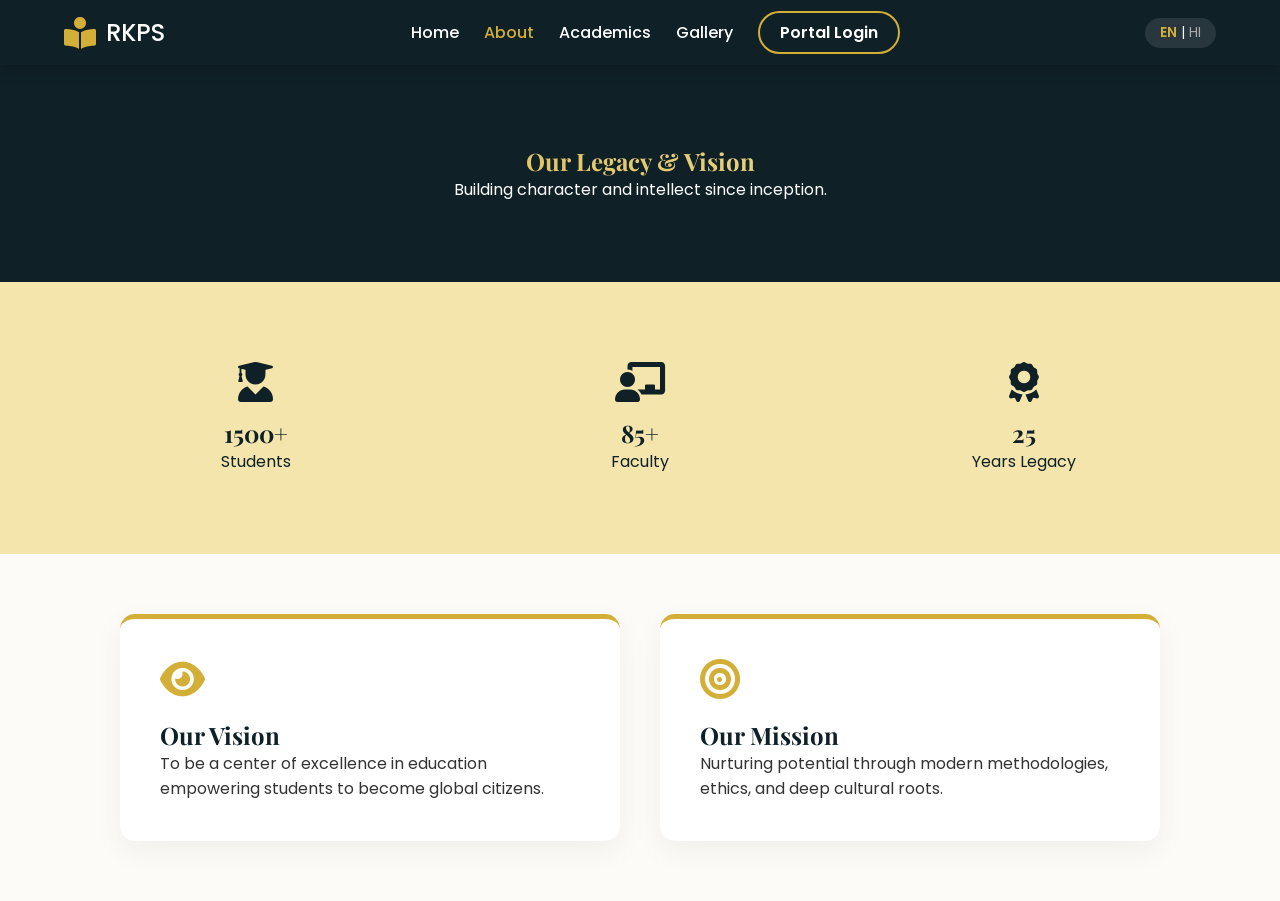
<file: about.html>
<!DOCTYPE html>
<html lang="en">
<head>
    <meta charset="UTF-8">
    <meta name="viewport" content="width=device-width, initial-scale=1.0">
    <title>About Us | RKPS</title>
    <link href="https://fonts.googleapis.com/css2?family=Playfair+Display:wght@700&family=Poppins:wght@400;500;600&display=swap" rel="stylesheet">
    <link rel="stylesheet" href="https://cdnjs.cloudflare.com/ajax/libs/font-awesome/6.0.0/css/all.min.css">
    <link rel="stylesheet" href="style.css">
    <style>
        .page-hero { padding: 80px 20px; background: var(--navy-blue); color: var(--white); text-align: center; }
        .stats-section { display: flex; justify-content: space-around; flex-wrap: wrap; padding: 60px 5%; background: var(--gold-light); color: var(--navy-blue); text-align: center; }
        .stat-box { margin: 20px; flex: 1; min-width: 150px; }
        .stat-box i { font-size: 40px; color: var(--navy-blue); margin-bottom: 15px; }
        .vm-section { display: flex; justify-content: center; gap: 40px; padding: 60px 5%; flex-wrap: wrap; }
        .vm-card { background: var(--white); padding: 40px; border-radius: 15px; box-shadow: 0 10px 30px rgba(0,0,0,0.05); max-width: 500px; flex: 1; min-width: 300px; border-top: 5px solid var(--gold); }
        .vm-card i { font-size: 40px; color: var(--gold); margin-bottom: 20px; }
        .principal-section { display: flex; align-items: center; padding: 60px 5%; gap: 50px; background: var(--white); flex-wrap: wrap; }
        .principal-img img { width: 100%; max-width: 400px; border-radius: 15px; border: 5px solid var(--gold); }
        .principal-content { flex: 2; min-width: 300px; }
    </style>
</head>
<body>

    <header class="navbar" id="navbar">
        <a href="index.html" class="logo"><i class="fas fa-book-reader gold-icon"></i><span>RKPS</span></a>
        <nav class="desktop-menu">
            <ul>
                <li><a href="index.html">Home</a></li>
                <li><a href="about.html" class="active">About</a></li>
                <li><a href="academics.html">Academics</a></li>
                <li><a href="gallery.html">Gallery</a></li>
                <li><a href="login.html" class="btn-portal">Portal Login</a></li>
            </ul>
        </nav>
        <div class="nav-actions">
            <div class="lang-toggle"><span class="active">EN</span> | <span>HI</span></div>
            <div class="hamburger" id="hamburger"><span></span><span></span><span></span></div>
        </div>
    </header>

    <div class="mobile-menu" id="mobile-menu">
        <ul class="nav-links">
            <li><a href="index.html" class="nav-item">Home</a></li>
            <li><a href="about.html" class="nav-item active">About Us</a></li>
            <li><a href="academics.html" class="nav-item">Academics</a></li>
            <li><a href="admissions.html" class="nav-item">Admissions</a></li>
            <li><a href="login.html" class="btn-gold" style="display:block; text-align:center;">Portal Login</a></li>
        </ul>
    </div>

    <section class="page-hero">
        <h1 class="serif-font gold-text">Our Legacy & Vision</h1>
        <p>Building character and intellect since inception.</p>
    </section>

    <section class="stats-section">
        <div class="stat-box"><i class="fas fa-user-graduate"></i><h2 class="serif-font">1500+</h2><p>Students</p></div>
        <div class="stat-box"><i class="fas fa-chalkboard-teacher"></i><h2 class="serif-font">85+</h2><p>Faculty</p></div>
        <div class="stat-box"><i class="fas fa-award"></i><h2 class="serif-font">25</h2><p>Years Legacy</p></div>
    </section>

    <section class="vm-section">
        <div class="vm-card">
            <i class="fas fa-eye"></i><h2 class="serif-font" style="color:var(--navy-blue);">Our Vision</h2>
            <p>To be a center of excellence in education empowering students to become global citizens.</p>
        </div>
        <div class="vm-card">
            <i class="fas fa-bullseye"></i><h2 class="serif-font" style="color:var(--navy-blue);">Our Mission</h2>
            <p>Nurturing potential through modern methodologies, ethics, and deep cultural roots.</p>
        </div>
    </section>

    <script src="script.js"></script>
</body>
</html>
</file>
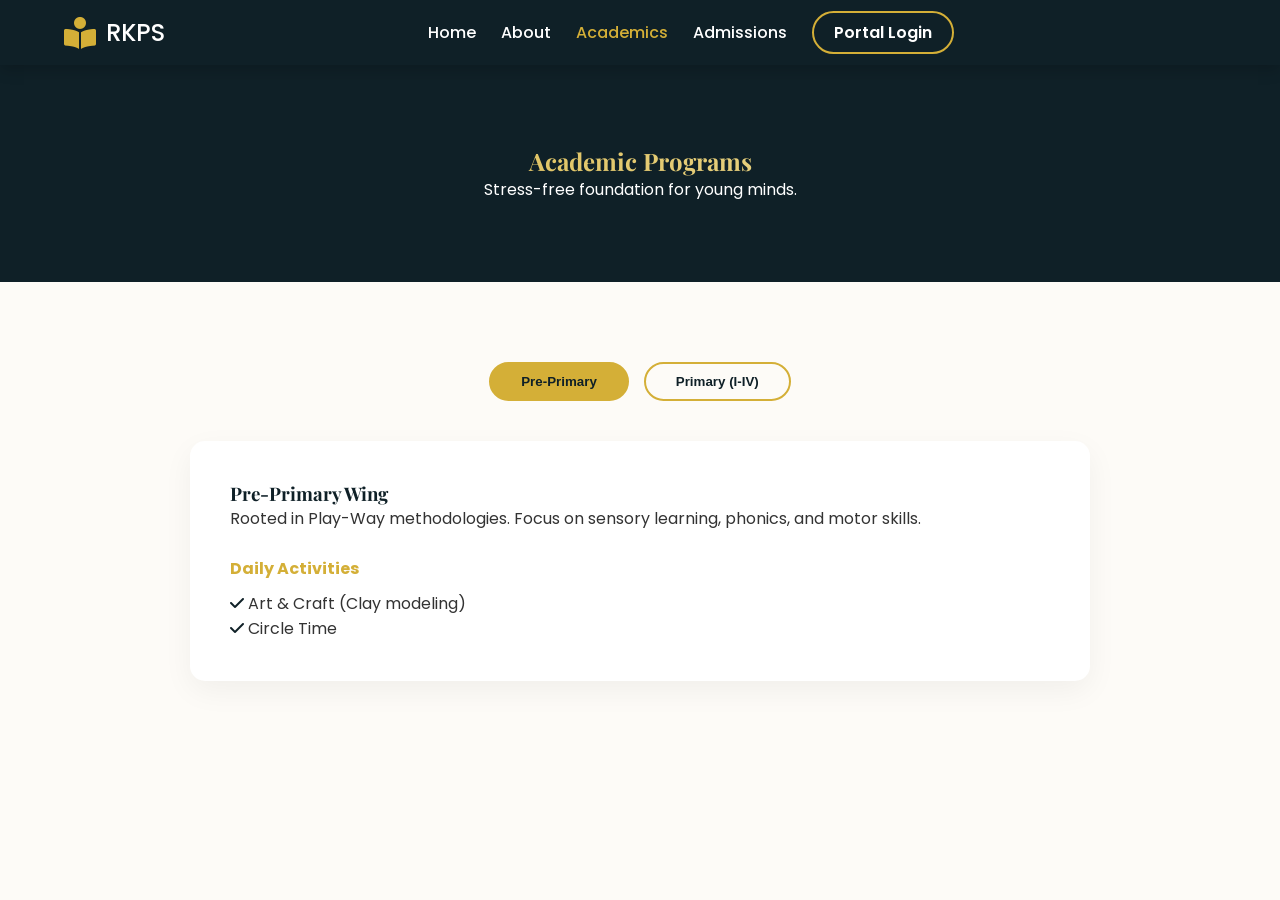
<file: academics.html>
<!DOCTYPE html>
<html lang="en">
<head>
    <meta charset="UTF-8">
    <meta name="viewport" content="width=device-width, initial-scale=1.0">
    <title>Academics | RKPS</title>
    <link href="https://fonts.googleapis.com/css2?family=Playfair+Display:wght@700&family=Poppins:wght@400;500;600&display=swap" rel="stylesheet">
    <link rel="stylesheet" href="https://cdnjs.cloudflare.com/ajax/libs/font-awesome/6.0.0/css/all.min.css">
    <link rel="stylesheet" href="style.css">
    <style>
        .page-hero { padding: 80px 20px; background: var(--navy-blue); color: var(--white); text-align: center; }
        .tab-buttons { display: flex; justify-content: center; gap: 15px; margin: 40px 0; flex-wrap: wrap;}
        .tab-btn { padding: 10px 30px; border: 2px solid var(--gold); background: transparent; color: var(--navy-blue); font-weight: 600; border-radius: 30px; cursor: pointer; }
        .tab-btn.active { background: var(--gold); color: var(--navy-blue); }
        .tab-content { display: none; background: var(--white); padding: 40px; border-radius: 15px; box-shadow: 0 10px 30px rgba(0,0,0,0.05); max-width: 900px; margin: 0 auto 60px; }
        .tab-content.active { display: block; }
        .smart-table { width: 100%; border-collapse: collapse; margin-top: 20px; background: white; border-radius: 10px; overflow: hidden; box-shadow: 0 5px 15px rgba(0,0,0,0.05); }
        .smart-table th { background: var(--navy-blue); color: var(--gold); padding: 15px; text-align: left; }
        .smart-table td { padding: 15px; border-bottom: 1px solid #eee; }
    </style>
</head>
<body>

    <header class="navbar" id="navbar">
        <a href="index.html" class="logo"><i class="fas fa-book-reader gold-icon"></i><span>RKPS</span></a>
        <nav class="desktop-menu">
            <ul>
                <li><a href="index.html">Home</a></li>
                <li><a href="about.html">About</a></li>
                <li><a href="academics.html" class="active">Academics</a></li>
                <li><a href="admissions.html">Admissions</a></li>
                <li><a href="login.html" class="btn-portal">Portal Login</a></li>
            </ul>
        </nav>
        <div class="nav-actions">
            <div class="hamburger" id="hamburger"><span></span><span></span><span></span></div>
        </div>
    </header>

    <div class="mobile-menu" id="mobile-menu">
        <ul class="nav-links">
            <li><a href="index.html" class="nav-item">Home</a></li>
            <li><a href="academics.html" class="nav-item active">Academics</a></li>
            <li><a href="admissions.html" class="nav-item">Admissions</a></li>
            <li><a href="login.html" class="btn-gold" style="display:block; text-align:center;">Portal Login</a></li>
        </ul>
    </div>

    <section class="page-hero">
        <h1 class="serif-font gold-text">Academic Programs</h1>
        <p>Stress-free foundation for young minds.</p>
    </section>

    <section class="container">
        <div class="tab-buttons">
            <button class="tab-btn active" onclick="openTab(event, 'pre-primary')">Pre-Primary</button>
            <button class="tab-btn" onclick="openTab(event, 'primary')">Primary (I-IV)</button>
        </div>

        <div id="pre-primary" class="tab-content active">
            <h3 class="serif-font" style="color:var(--navy-blue);">Pre-Primary Wing</h3>
            <p>Rooted in Play-Way methodologies. Focus on sensory learning, phonics, and motor skills.</p>
            <br>
            <h4 style="color:var(--gold);">Daily Activities</h4>
            <ul style="list-style:none; margin-top:10px;">
                <li><i class="fas fa-check" style="color:var(--navy-blue);"></i> Art & Craft (Clay modeling)</li>
                <li><i class="fas fa-check" style="color:var(--navy-blue);"></i> Circle Time</li>
            </ul>
        </div>

        <div id="primary" class="tab-content">
            <h3 class="serif-font" style="color:var(--navy-blue);">Primary Wing</h3>
            <p>Gentle transition to structured learning. No heavy bags, no rote memorization.</p>
            <br>
            <h4 style="color:var(--gold);">Core Focus</h4>
            <ul style="list-style:none; margin-top:10px;">
                <li><i class="fas fa-check" style="color:var(--navy-blue);"></i> English Speaking & Mathematics</li>
                <li><i class="fas fa-check" style="color:var(--navy-blue);"></i> Interactive Smart Board Learning</li>
            </ul>
        </div>
    </section>

    <script src="script.js"></script>
    <script>
        function openTab(evt, tabName) {
            document.querySelectorAll('.tab-content').forEach(tab => tab.classList.remove('active'));
            document.querySelectorAll('.tab-btn').forEach(btn => btn.classList.remove('active'));
            document.getElementById(tabName).classList.add('active');
            evt.currentTarget.classList.add('active');
        }
    </script>
</body>
</html>
</file>
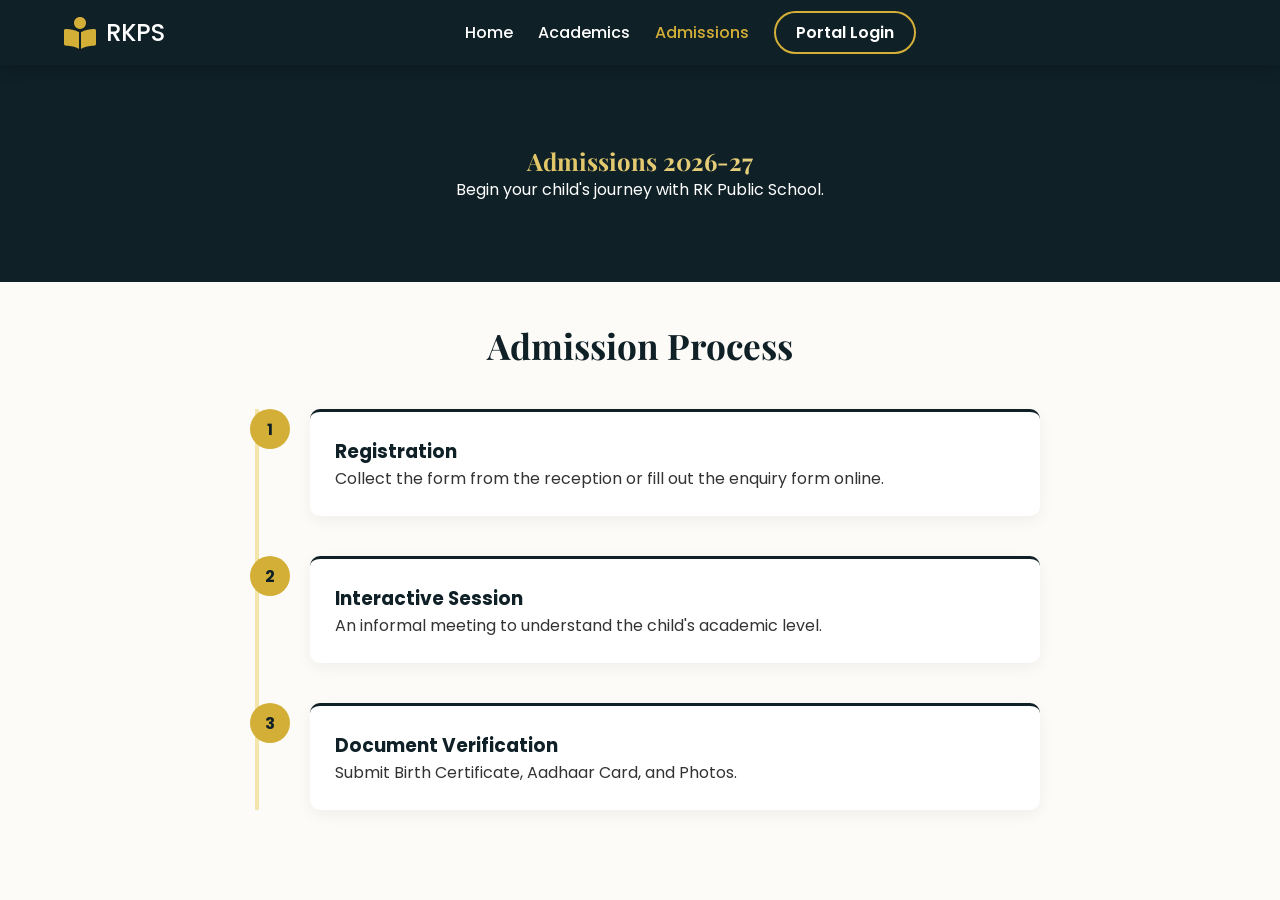
<file: admissions.html>
<!DOCTYPE html>
<html lang="en">
<head>
    <meta charset="UTF-8">
    <meta name="viewport" content="width=device-width, initial-scale=1.0">
    <title>Admissions | RKPS</title>
    <link href="https://fonts.googleapis.com/css2?family=Playfair+Display:wght@700&family=Poppins:wght@400;500;600&display=swap" rel="stylesheet">
    <link rel="stylesheet" href="https://cdnjs.cloudflare.com/ajax/libs/font-awesome/6.0.0/css/all.min.css">
    <link rel="stylesheet" href="style.css">
    <style>
        .page-hero { padding: 80px 20px; background: var(--navy-blue); color: var(--white); text-align: center; }
        .timeline { position: relative; max-width: 800px; margin: 40px auto; padding-left: 30px; }
        .timeline::before { content: ''; position: absolute; left: 15px; top: 0; width: 4px; height: 100%; background: var(--gold-light); }
        .timeline-step { position: relative; padding-left: 40px; margin-bottom: 40px; }
        .step-icon { position: absolute; left: -20px; top: 0; width: 40px; height: 40px; background: var(--gold); color: var(--navy-blue); border-radius: 50%; display: flex; align-items: center; justify-content: center; font-weight: bold; }
        .step-content { background: var(--white); padding: 25px; border-radius: 10px; box-shadow: 0 5px 15px rgba(0,0,0,0.05); border-top: 3px solid var(--navy-blue); }
        
        .accordion-item { background: var(--white); margin-bottom: 15px; border-radius: 8px; box-shadow: 0 2px 8px rgba(0,0,0,0.05); }
        .accordion-btn { width: 100%; text-align: left; padding: 20px; font-weight: 600; color: var(--navy-blue); background: none; border: none; cursor: pointer; display: flex; justify-content: space-between; }
        .accordion-content { max-height: 0; overflow: hidden; transition: max-height 0.3s ease; padding: 0 20px; color: #555; }
    </style>
</head>
<body>

    <header class="navbar" id="navbar">
        <a href="index.html" class="logo"><i class="fas fa-book-reader gold-icon"></i><span>RKPS</span></a>
        <nav class="desktop-menu">
            <ul>
                <li><a href="index.html">Home</a></li>
                <li><a href="academics.html">Academics</a></li>
                <li><a href="admissions.html" class="active">Admissions</a></li>
                <li><a href="login.html" class="btn-portal">Portal Login</a></li>
            </ul>
        </nav>
        <div class="nav-actions">
            <div class="hamburger" id="hamburger"><span></span><span></span><span></span></div>
        </div>
    </header>

    <div class="mobile-menu" id="mobile-menu">
        <ul class="nav-links">
            <li><a href="index.html" class="nav-item">Home</a></li>
            <li><a href="admissions.html" class="nav-item active">Admissions</a></li>
            <li><a href="login.html" class="btn-gold" style="display:block; text-align:center;">Portal Login</a></li>
        </ul>
    </div>

    <section class="page-hero">
        <h1 class="serif-font gold-text">Admissions 2026-27</h1>
        <p>Begin your child's journey with RK Public School.</p>
    </section>

    <section class="container">
        <h2 class="section-title serif-font">Admission Process</h2>
        <div class="timeline">
            <div class="timeline-step">
                <div class="step-icon">1</div>
                <div class="step-content">
                    <h3 style="color:var(--navy-blue);">Registration</h3>
                    <p>Collect the form from the reception or fill out the enquiry form online.</p>
                </div>
            </div>
            <div class="timeline-step">
                <div class="step-icon">2</div>
                <div class="step-content">
                    <h3 style="color:var(--navy-blue);">Interactive Session</h3>
                    <p>An informal meeting to understand the child's academic level.</p>
                </div>
            </div>
            <div class="timeline-step">
                <div class="step-icon">3</div>
                <div class="step-content">
                    <h3 style="color:var(--navy-blue);">Document Verification</h3>
                    <p>Submit Birth Certificate, Aadhaar Card, and Photos.</p>
                </div>
            </div>
        </div>
    </section>

    <script src="script.js"></script>
</body>
</html>
</file>
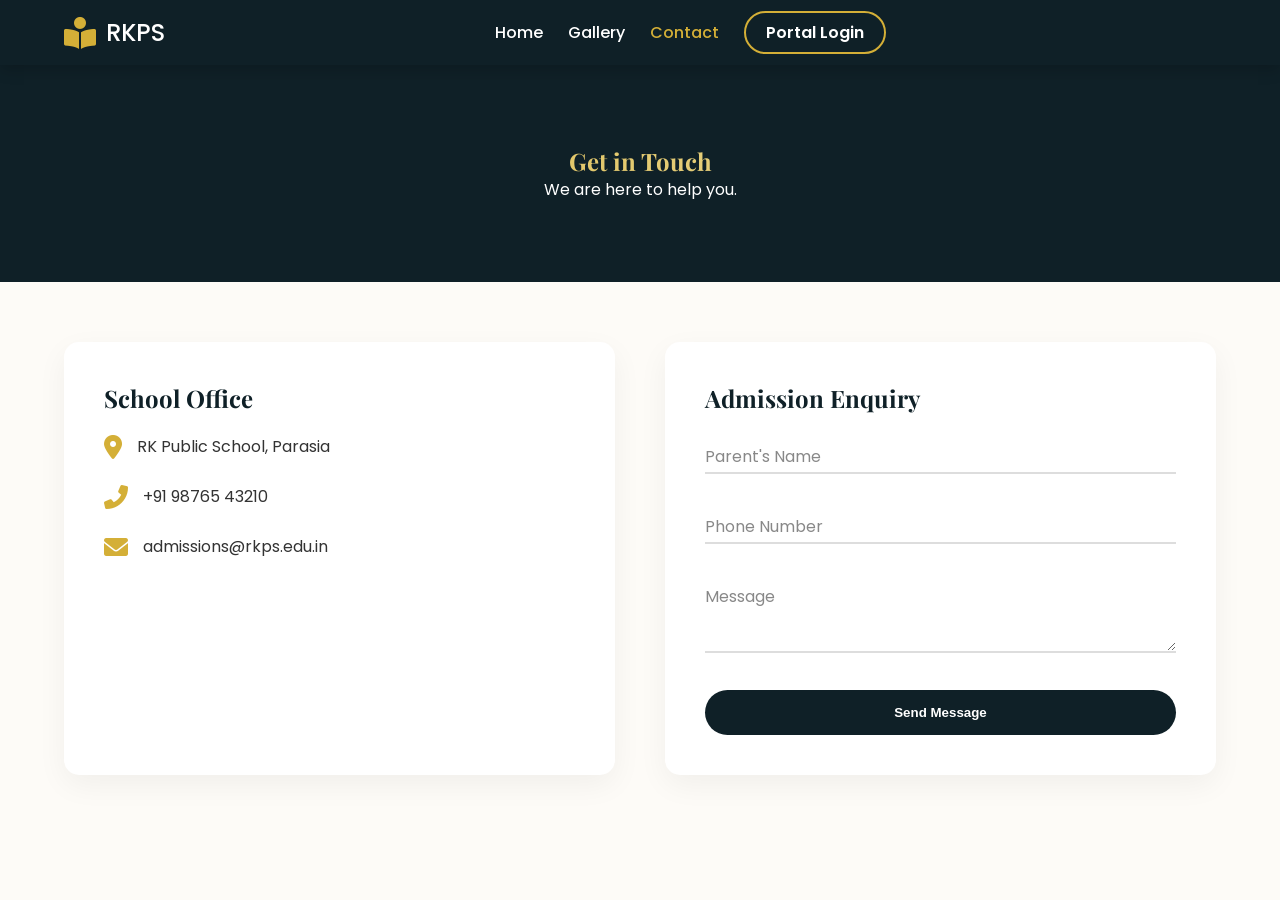
<file: contact.html>
<!DOCTYPE html>
<html lang="en">
<head>
    <meta charset="UTF-8">
    <meta name="viewport" content="width=device-width, initial-scale=1.0">
    <title>Contact Us | RKPS</title>
    <link href="https://fonts.googleapis.com/css2?family=Playfair+Display:wght@700&family=Poppins:wght@400;500;600&display=swap" rel="stylesheet">
    <link rel="stylesheet" href="https://cdnjs.cloudflare.com/ajax/libs/font-awesome/6.0.0/css/all.min.css">
    <link rel="stylesheet" href="style.css">
    <style>
        .page-hero { padding: 80px 20px; background: var(--navy-blue); color: var(--white); text-align: center; }
        .contact-container { display: flex; padding: 60px 5%; gap: 50px; flex-wrap: wrap; }
        .contact-info, .contact-form { flex: 1; min-width: 300px; background: var(--white); padding: 40px; border-radius: 15px; box-shadow: 0 10px 30px rgba(0,0,0,0.05); }
        .info-item { display: flex; align-items: center; margin-bottom: 25px; }
        .info-item i { font-size: 24px; color: var(--gold); margin-right: 15px; }
        .form-group { position: relative; margin-bottom: 30px; }
        .form-group input, .form-group textarea { width: 100%; padding: 10px 0; border: none; border-bottom: 2px solid #ddd; outline: none; background: transparent; font-size: 1rem; color: var(--navy-blue); }
        .form-group label { position: absolute; top: 10px; left: 0; color: #888; pointer-events: none; transition: 0.3s; }
        .form-group input:focus ~ label, .form-group input:valid ~ label, .form-group textarea:focus ~ label, .form-group textarea:valid ~ label { top: -20px; font-size: 0.85rem; color: var(--gold); font-weight: 600; }
        .form-group input:focus, .form-group textarea:focus { border-bottom-color: var(--navy-blue); }
    </style>
</head>
<body>

    <header class="navbar" id="navbar">
        <a href="index.html" class="logo"><i class="fas fa-book-reader gold-icon"></i><span>RKPS</span></a>
        <nav class="desktop-menu">
            <ul>
                <li><a href="index.html">Home</a></li>
                <li><a href="gallery.html">Gallery</a></li>
                <li><a href="contact.html" class="active">Contact</a></li>
                <li><a href="login.html" class="btn-portal">Portal Login</a></li>
            </ul>
        </nav>
        <div class="nav-actions">
            <div class="hamburger" id="hamburger"><span></span><span></span><span></span></div>
        </div>
    </header>

    <section class="page-hero">
        <h1 class="serif-font gold-text">Get in Touch</h1>
        <p>We are here to help you.</p>
    </section>

    <section class="contact-container">
        <div class="contact-info">
            <h2 class="serif-font" style="color:var(--navy-blue); margin-bottom: 20px;">School Office</h2>
            <div class="info-item"><i class="fas fa-map-marker-alt"></i><p>RK Public School, Parasia</p></div>
            <div class="info-item"><i class="fas fa-phone-alt"></i><p>+91 98765 43210</p></div>
            <div class="info-item"><i class="fas fa-envelope"></i><p>admissions@rkps.edu.in</p></div>
        </div>

        <div class="contact-form">
            <h2 class="serif-font" style="color:var(--navy-blue); margin-bottom: 20px;">Admission Enquiry</h2>
            <form>
                <div class="form-group">
                    <input type="text" required>
                    <label>Parent's Name</label>
                </div>
                <div class="form-group">
                    <input type="tel" required>
                    <label>Phone Number</label>
                </div>
                <div class="form-group">
                    <textarea rows="3" required></textarea>
                    <label>Message</label>
                </div>
                <button type="submit" class="btn-portal" style="width: 100%; background: var(--navy-blue); color: var(--white); cursor: pointer; border: none; padding: 15px;">Send Message</button>
            </form>
        </div>
    </section>

    <script src="script.js"></script>
</body>
</html>
</file>
<file: style.css>
/* =========================================
   RKPS PREMIUM THEME (NAVY & GOLD)
========================================= */
:root {
    --navy-blue: #0F2027; 
    --gold: #D4AF37;      
    --gold-light: #F3E5AB;
    --cream: #FDFBF7;     
    --white: #FFFFFF;
    --text-dark: #333333;
    --transition: 0.3s ease-in-out;
}

* { margin: 0; padding: 0; box-sizing: border-box; }
html { scroll-behavior: smooth; }
body { font-family: 'Poppins', sans-serif; background-color: var(--cream); color: var(--text-dark); overflow-x: hidden; }

/* Utilities */
.serif-font { font-family: 'Playfair Display', serif; }
.gold-text { background: linear-gradient(to right, #D4AF37, #F3E5AB); -webkit-background-clip: text; -webkit-text-fill-color: transparent; }
.gold-icon { color: var(--gold); font-size: 2rem; }
.container { max-width: 1200px; margin: 0 auto; padding: 40px 20px; }
.section-title { text-align: center; color: var(--navy-blue); font-size: 2.2rem; margin-bottom: 40px; position: relative; }

/* === Navbar === */
.navbar {
    display: flex; justify-content: space-between; align-items: center;
    padding: 15px 5%; background: var(--navy-blue);
    color: var(--white); position: sticky; top: 0; z-index: 1000;
    box-shadow: 0 4px 15px rgba(0,0,0,0.2);
}
.navbar a { color: var(--white); text-decoration: none; font-weight: 500; }
.logo { display: flex; align-items: center; gap: 10px; font-size: 1.5rem; font-weight: 800; }

/* Desktop Menu */
.desktop-menu ul { display: flex; gap: 25px; list-style: none; }
.desktop-menu a { position: relative; transition: var(--transition); }
.desktop-menu a:hover, .desktop-menu a.active { color: var(--gold); }
.btn-portal { border: 2px solid var(--gold); padding: 8px 20px; border-radius: 30px; font-weight: 600 !important; }
.btn-portal:hover { background: var(--gold); color: var(--navy-blue) !important; }

/* Language Toggle & Hamburger */
.nav-actions { display: flex; align-items: center; gap: 25px; }
.lang-toggle { background: rgba(255,255,255,0.1); padding: 5px 15px; border-radius: 20px; font-size: 0.85rem; }
.lang-toggle span { cursor: pointer; color: #aaa; transition: var(--transition); }
.lang-toggle span:hover { color: var(--white); }
.lang-toggle span.active { color: var(--gold); font-weight: 600; }

.hamburger { display: none; cursor: pointer; flex-direction: column; gap: 6px; z-index: 1002; }
.hamburger span { width: 30px; height: 3px; background: var(--gold); transition: var(--transition); border-radius: 2px; }

/* Mobile Menu Slide-out */
.mobile-menu {
    position: fixed; top: 0; right: -100%; width: 300px; height: 100vh;
    background: var(--navy-blue); z-index: 1001; padding-top: 100px;
    box-shadow: -10px 0 30px rgba(0,0,0,0.5); transition: 0.4s cubic-bezier(0.4, 0, 0.2, 1);
}
.mobile-menu.active { right: 0; }
.nav-links { list-style: none; padding: 0 30px; }
.nav-links li { margin-bottom: 25px; }
.nav-links a { color: var(--white); font-size: 1.2rem; display: block; border-bottom: 1px solid rgba(255,255,255,0.05); padding-bottom: 10px; transition: 0.3s; }
.nav-links a:hover, .nav-links a.active { color: var(--gold); padding-left: 10px; border-color: var(--gold); }
.btn-gold { background: var(--gold); color: var(--navy-blue) !important; padding: 12px; border-radius: 8px; font-weight: 600; text-align: center; border: none; display: block;}

/* === Hero Section === */
.hero { padding: 80px 20px; text-align: center; }
.hero h1 { font-size: clamp(2.5rem, 5vw, 4rem); color: var(--navy-blue); margin-bottom: 40px; line-height: 1.2; }

.video-thumbnail { position: relative; max-width: 700px; margin: 0 auto; border-radius: 20px; overflow: hidden; cursor: pointer; border: 5px solid var(--gold); box-shadow: 0 15px 30px rgba(0,0,0,0.15); }
.video-thumbnail img { width: 100%; display: block; filter: brightness(0.9); }
.play-btn { position: absolute; top: 50%; left: 50%; transform: translate(-50%, -50%); width: 70px; height: 70px; background: rgba(15, 32, 39, 0.8); color: var(--gold); border-radius: 50%; display: flex; justify-content: center; align-items: center; font-size: 28px; transition: 0.3s; box-shadow: 0 0 20px rgba(212, 175, 55, 0.4); }

/* === Highlights Grid === */
.grid-4 { display: grid; grid-template-columns: repeat(auto-fit, minmax(200px, 1fr)); gap: 20px; }
.box { background: var(--navy-blue); color: var(--white); padding: 35px 20px; border-radius: 15px; text-align: center; border-bottom: 4px solid var(--gold); transition: var(--transition); box-shadow: 0 5px 15px rgba(0,0,0,0.05); }
.box i { font-size: 2.5rem; color: var(--gold); margin-bottom: 15px; transition: transform 0.3s; }
.box h4 { font-size: 1.1rem; font-weight: 500; letter-spacing: 0.5px; }

/* === Sticky Bottom Bar (Mobile) === */
.sticky-bottom-bar { display: none; position: fixed; bottom: 0; left: 0; width: 100%; z-index: 999; box-shadow: 0 -5px 20px rgba(0,0,0,0.15); }
.btn-dark { width: 50%; padding: 18px; background: var(--navy-blue); color: var(--white); border: none; font-weight: 600; float: left; font-size: 1rem; cursor: pointer;}
.btn-gold-bar { width: 50%; padding: 18px; background: var(--gold); color: var(--navy-blue); border: none; font-weight: 700; float: left; font-size: 1rem; cursor: pointer;}
.location-bar { clear: both; background: var(--gold-light); color: var(--navy-blue); text-align: center; padding: 8px; font-size: 0.85rem; font-weight: 600; letter-spacing: 0.5px;}

/* === Video Lightbox === */
.video-modal { display: none; position: fixed; inset: 0; background: rgba(0,0,0,0.95); z-index: 10000; align-items: center; justify-content: center; opacity: 0; transition: opacity 0.3s; }
.video-modal.active { display: flex; opacity: 1; }
.video-container { width: 90%; max-width: 900px; aspect-ratio: 16/9; border-radius: 10px; overflow: hidden; }
.close-modal { position: absolute; top: 20px; right: 30px; color: var(--white); font-size: 40px; cursor: pointer; transition: color 0.3s; }
.close-modal:hover { color: var(--gold); }

/* === Responsive Rules === */
@media (max-width: 768px) {
    .desktop-menu { display: none; }
    .hamburger { display: flex; }
    .sticky-bottom-bar { display: block; }
    body { padding-bottom: 80px; }
    .grid-4 { grid-template-columns: repeat(2, 1fr); }
    .hero { padding: 40px 15px; }
}
</file>
